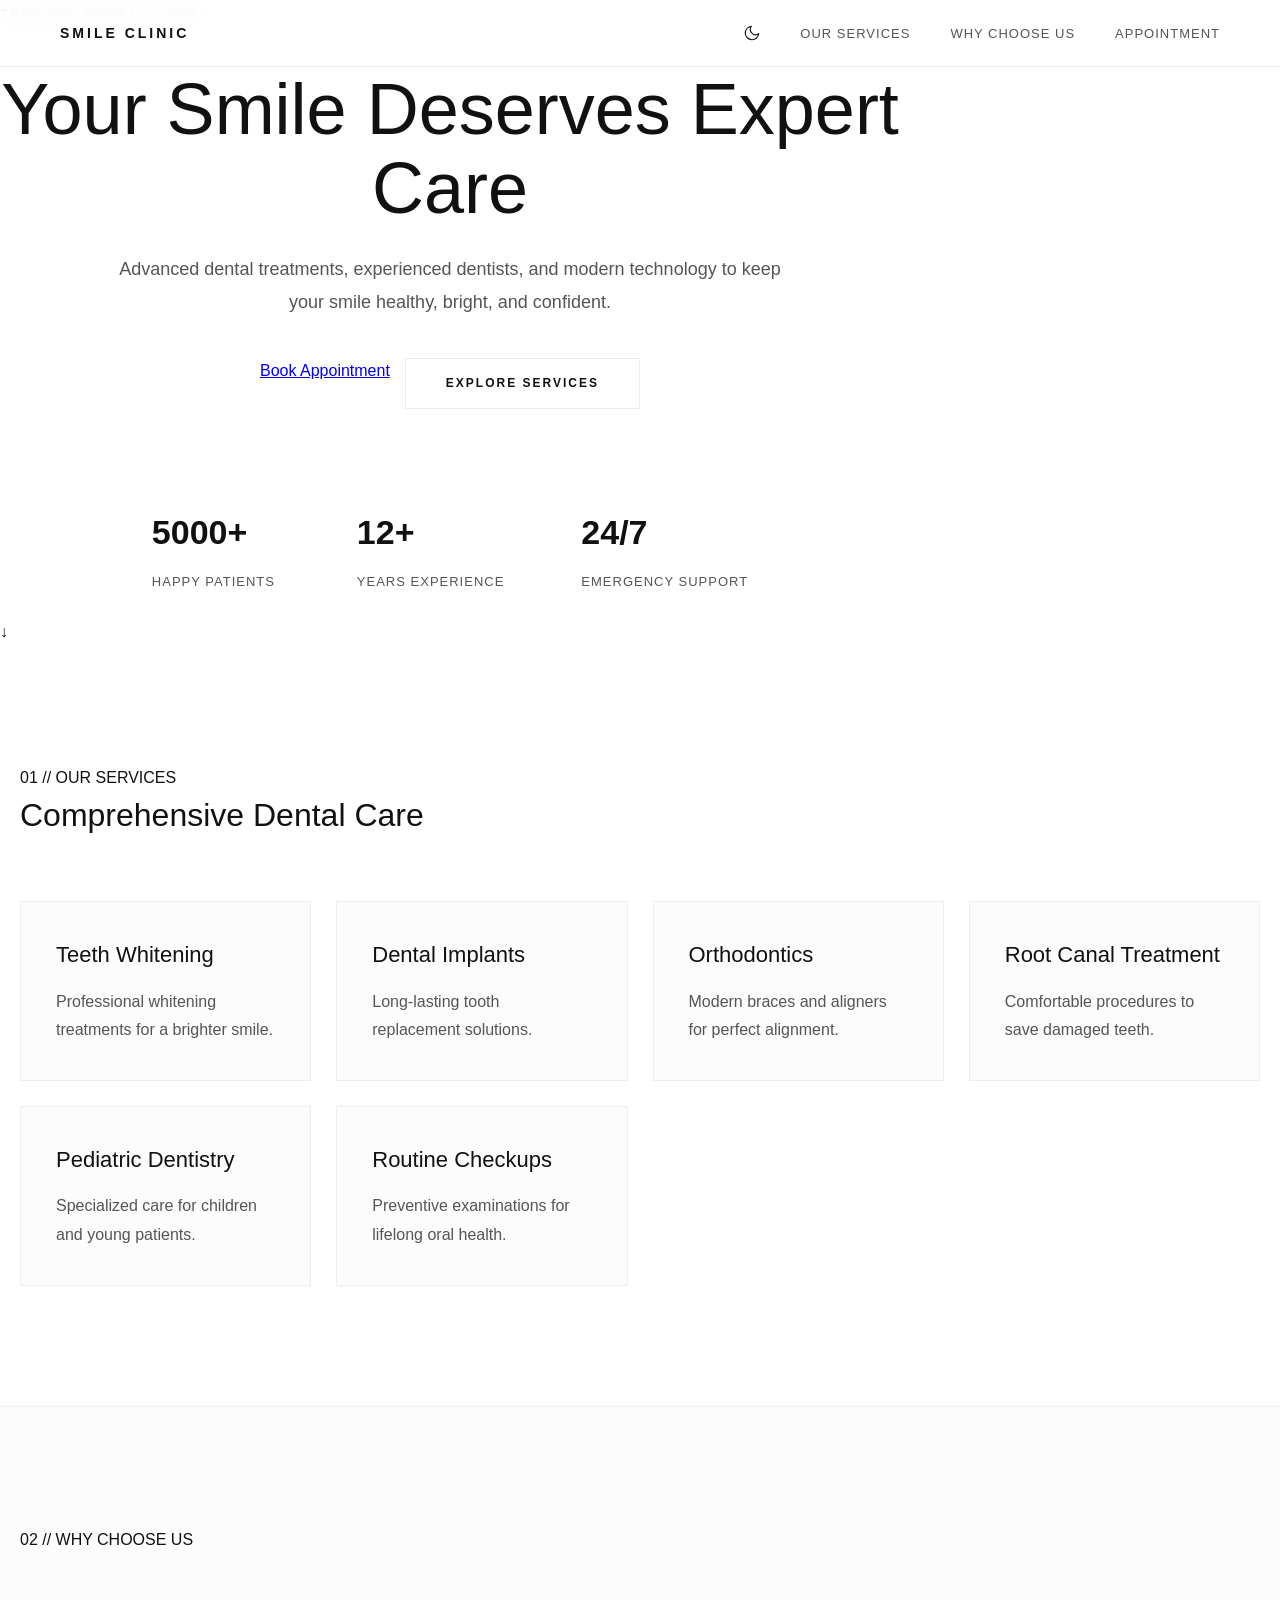
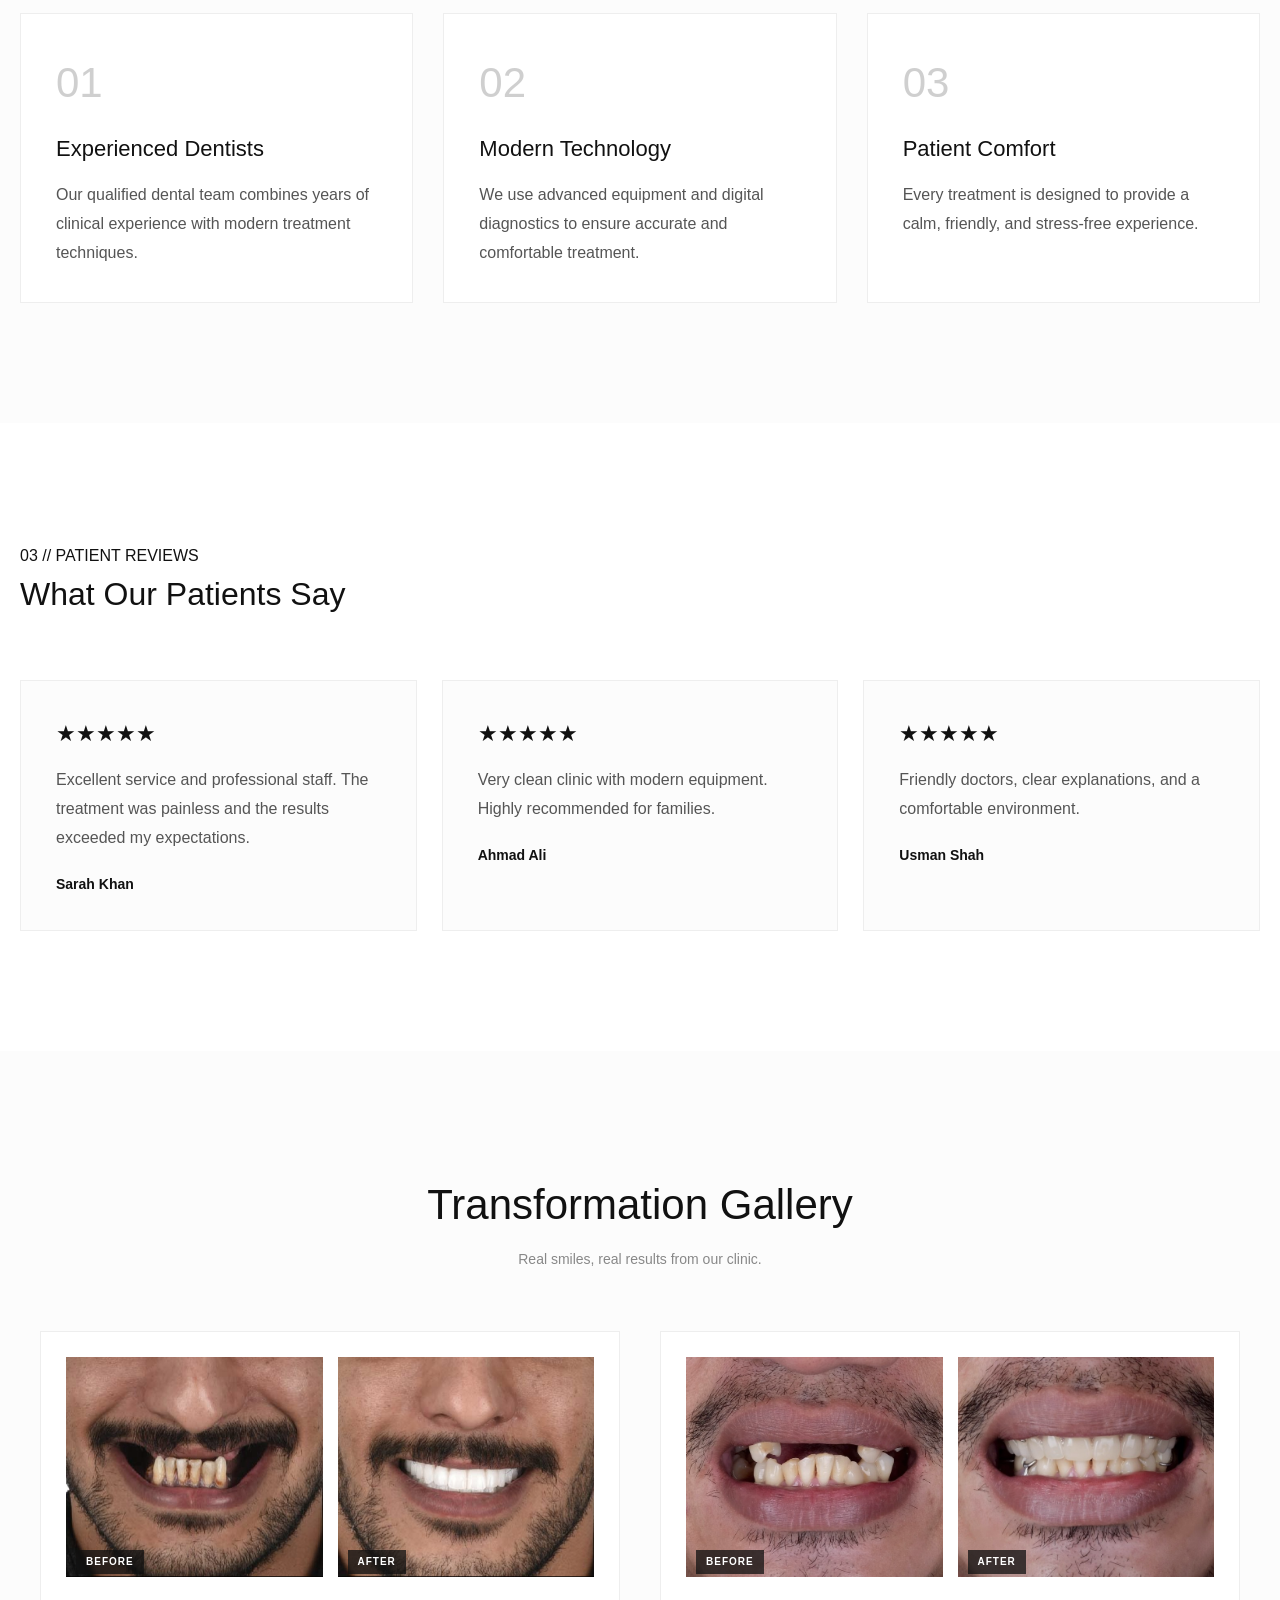
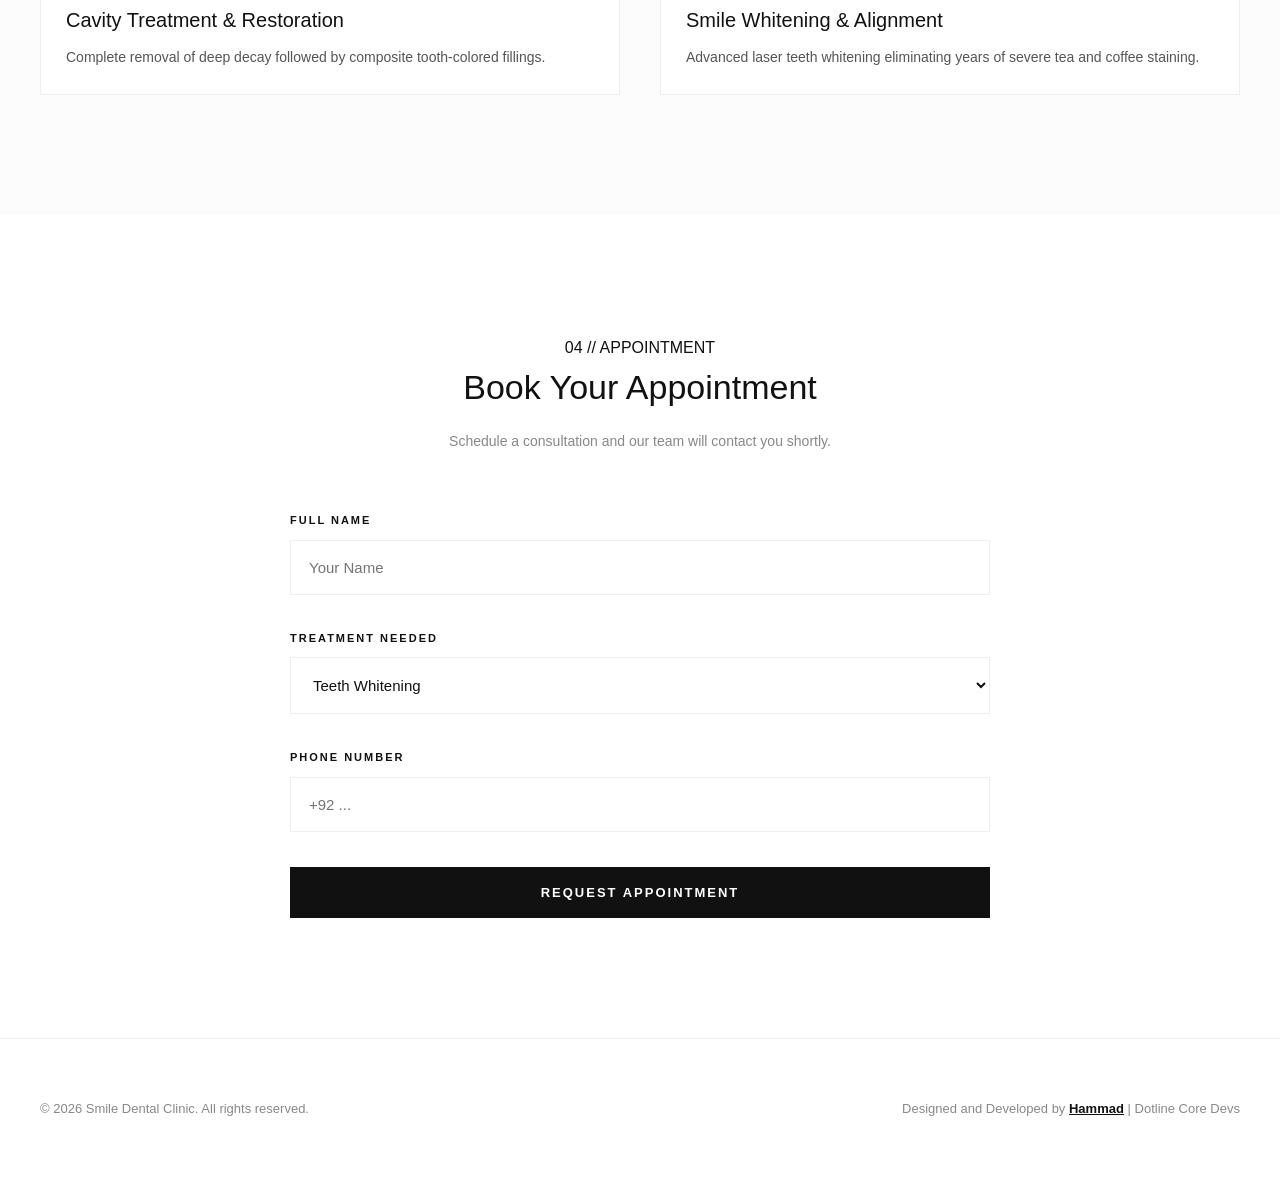
<file: index.html>
<!DOCTYPE html>
<html lang="en">
<head>
    <meta charset="UTF-8">
    <meta name="viewport" content="width=device-width, initial-scale=1.0">
    
    <title>Smile Dental Clinic // Expert Dental Care</title>
    <meta name="description" content="Advanced dental treatments, experienced dentists, and modern technology to keep your smile healthy, bright, and confident.">
    <meta name="keywords" content="Dental Clinic, Dentistry, Teeth Whitening, Dental Implants, Orthodontics, Braces">
    <meta name="author" content="Hammad // Base Core Devs">

    <meta property="og:type" content="website">
    <meta property="og:url" content="https://your-dental-clinic-domain.com/"> 
    <meta property="og:title" content="Smile Dental Clinic // Expert Dental Care">
    <meta property="og:description" content="Advanced dental treatments and experienced dentists by Hammad.">
    <meta property="og:image" content="https://images.unsplash.com/photo-1629909613654-28e377c37b09?auto=format&fit=crop&w=1200&h=630&q=80"> 

    <meta name="twitter:card" content="summary_large_image">
    <meta name="twitter:title" content="Smile Dental Clinic // Expert Dental Care">
    <meta name="twitter:description" content="Advanced dental treatments and experienced dentists.">
    <meta name="twitter:image" content="https://images.unsplash.com/photo-1629909613654-28e377c37b09?auto=format&fit=crop&w=1200&h=630&q=80">

    <link rel="stylesheet" href="style.css">
    <link rel="icon" type="image/x-icon" href="favicon.ico">
    <script type="application/ld+json">
    {
      "@context": "https://schema.org",
      "@type": "Dentist",
      "name": "Smile Dental Clinic",
      "url": "https://your-dental-clinic-domain.com/",
      "description": "Advanced dental treatments, experienced dentists, and modern technology.",
      "telephone": "+923000000000"
    }
    </script>
</head>
<body>

<nav class="studio-nav">
        <div class="nav-container">
            <div class="logo">
                <a href="#">SMILE CLINIC</a>
            </div>
            
            <div class="nav-right">
                <button id="theme-toggle" class="theme-btn" aria-label="Toggle Dark Mode">
                    <svg id="theme-icon" xmlns="http://www.w3.org/2000/svg" width="18" height="18" viewBox="0 0 24 24" fill="none" stroke="currentColor" stroke-width="1.5" stroke-linecap="round" stroke-linejoin="round">
                        <path id="theme-path" d="M21 12.79A9 9 0 1 1 11.21 3 7 7 0 0 0 21 12.79z"></path>
                    </svg>
                </button>

                <ul class="nav-links">
                    <li><a href="#services">Our Services</a></li>
                    <li><a href="#method">Why Choose Us</a></li>
                    <li><a href="#inquiries">Appointment</a></li>
                </ul>
            </div>
        </div>
    </nav>

    <main>
        <section class="hero-section">
            <div class="hero-content">
                <span class="hero-badge">TRUSTED DENTAL CARE</span>

                <br><br>

                <h1 style="text-align: center;">Your Smile Deserves Expert Care</h1>
                <p style="text-align: center;" class="hero-subtitle">
                    Advanced dental treatments, experienced dentists, and modern technology
                    to keep your smile healthy, bright, and confident.
                </p>

                <div class="hero-buttons">
                    <a href="#appointment" class="btn-primary">Book Appointment</a>
                    <a href="#services" class="btn-secondary">Explore Services</a>
                </div>

                <div class="hero-stats">
                    <div class="stat-card">
                        <h3>5000+</h3>
                        <span>Happy Patients</span>
                    </div>
                    <div class="stat-card">
                        <h3>12+</h3>
                        <span>Years Experience</span>
                    </div>
                    <div class="stat-card">
                        <h3>24/7</h3>
                        <span>Emergency Support</span>
                    </div>
                </div>
            </div>

            <div class="scroll-indicator">↓</div>
        </section>

        <section id="services" class="services-section">
            <div class="section-container">
                <span class="section-badge">01 // OUR SERVICES</span>
                <h2 class="services-title">Comprehensive Dental Care</h2>

                <div class="services-grid">
                    <div class="service-card">
                        <h3>Teeth Whitening</h3>
                        <p>Professional whitening treatments for a brighter smile.</p>
                    </div>
                    <div class="service-card">
                        <h3>Dental Implants</h3>
                        <p>Long-lasting tooth replacement solutions.</p>
                    </div>
                    <div class="service-card">
                        <h3>Orthodontics</h3>
                        <p>Modern braces and aligners for perfect alignment.</p>
                    </div>
                    <div class="service-card">
                        <h3>Root Canal Treatment</h3>
                        <p>Comfortable procedures to save damaged teeth.</p>
                    </div>
                    <div class="service-card">
                        <h3>Pediatric Dentistry</h3>
                        <p>Specialized care for children and young patients.</p>
                    </div>
                    <div class="service-card">
                        <h3>Routine Checkups</h3>
                        <p>Preventive examinations for lifelong oral health.</p>
                    </div>
                </div>
            </div>
        </section>

        <section id="method" class="process-section">
            <div class="section-container">
                <span class="section-badge">02 // WHY CHOOSE US</span>

                <div class="process-steps">
                    <div class="step-card">
                        <span class="step-number">01</span>
                        <h3>Experienced Dentists</h3>
                        <p>Our qualified dental team combines years of clinical experience with modern treatment techniques.</p>
                    </div>
                    <div class="step-card">
                        <span class="step-number">02</span>
                        <h3>Modern Technology</h3>
                        <p>We use advanced equipment and digital diagnostics to ensure accurate and comfortable treatment.</p>
                    </div>
                    <div class="step-card">
                        <span class="step-number">03</span>
                        <h3>Patient Comfort</h3>
                        <p>Every treatment is designed to provide a calm, friendly, and stress-free experience.</p>
                    </div>
                </div>
            </div>
        </section>

        <section class="testimonials-section">
            <div class="section-container">
                <span class="section-badge">03 // PATIENT REVIEWS</span>
                <h2 class="services-title">What Our Patients Say</h2>

                <div class="services-grid">
                    <div class="service-card">
                        <h3>★★★★★</h3>
                        <p>Excellent service and professional staff. The treatment was painless and the results exceeded my expectations.</p>
                        <strong>Sarah Khan</strong>
                    </div>
                    <div class="service-card">
                        <h3>★★★★★</h3>
                        <p>Very clean clinic with modern equipment. Highly recommended for families.</p>
                        <strong>Ahmad Ali</strong>
                    </div>
                    <div class="service-card">
                        <h3>★★★★★</h3>
                        <p>Friendly doctors, clear explanations, and a comfortable environment.</p>
                        <strong>Usman Shah</strong>
                    </div>
                </div>
            </div>
        </section>

        <section id="results" class="results-section">
            <div class="container">
                <h2 class="section-title">Transformation Gallery</h2>
                <p class="section-subtitle">Real smiles, real results from our clinic.</p>
                
                <div class="results-grid">
                    <div class="result-card">
                        <div class="result-images">
                            <div class="img-box">
                                <img src="teeth before1.jpg" alt="Teeth Decay Before">
                                <span class="img-label">Before</span>
                            </div>
                            <div class="img-box">
                                <img src="teeth after1.jpg" alt="Restored Clean Teeth After">
                                <span class="img-label">After</span>
                            </div>
                        </div>
                        <h3>Cavity Treatment & Restoration</h3>
                        <p>Complete removal of deep decay followed by composite tooth-colored fillings.</p>
                    </div>

                    <div class="result-card">
                        <div class="result-images">
                            <div class="img-box">
                                <img src="teeth before2.jpeg" alt="Stained Teeth Before">
                                <span class="img-label">Before</span>
                            </div>
                            <div class="img-box">
                                <img src="teeth after2.jpeg" alt="Bright Smile After">
                                <span class="img-label">After</span>
                            </div>
                        </div>
                        <h3>Smile Whitening & Alignment</h3>
                        <p>Advanced laser teeth whitening eliminating years of severe tea and coffee staining.</p>
                    </div>
                </div>
            </div>
        </section>


        <section id="inquiries" class="contact-section">
            <div class="section-container">
                <span class="section-badge">04 // APPOINTMENT</span>
                <h2 class="contact-title">Book Your Appointment</h2>
                <p class="contact-subtitle">Schedule a consultation and our team will contact you shortly.</p>

                <form action="#" method="POST" class="minimal-form">
                    <div class="form-group">
                        <label for="client-name">Full Name</label>
                        <input type="text" id="client-name" name="name" required placeholder="Your Name">
                    </div>

                    <div class="form-group">
                        <label for="service-type">Treatment Needed</label>
                        <select id="service-type" name="service">
                            <option>Teeth Whitening</option>
                            <option>Dental Implants</option>
                            <option>Orthodontics</option>
                            <option>Root Canal Treatment</option>
                            <option>Routine Checkup</option>
                        </select>
                    </div>

                    <div class="form-group">
                        <label for="client-contact">Phone Number</label>
                        <input type="text" id="client-contact" name="phone" required placeholder="+92 ...">
                    </div>

                    <div class="form-submit">
                        <button type="submit" class="btn-submit">Request Appointment</button>
                    </div>
                </form>
            </div>
        </section>
    </main>

<footer class="studio-footer">
        <div class="footer-container">
            <p>© 2026 Smile Dental Clinic. All rights reserved.</p>
            <p>Designed and Developed by <a href="#" class="footer-author">Hammad</a> | Dotline Core Devs</p>
        </div>
    </footer>

    <script>
        const themeToggleBtn = document.getElementById('theme-toggle');
        const themePath = document.getElementById('theme-path');

        // مسارات الأيقونات (الهلال والشمس) بدقة هندسية
        const moonPath = "M21 12.79A9 9 0 1 1 11.21 3 7 7 0 0 0 21 12.79z";
        const sunPath = "M12 1v2M12 21v2M4.22 4.22l1.42 1.42M18.36 18.36l1.42 1.42M1 12h2M21 12h2M4.22 19.78l1.42-1.42M18.36 5.64l1.42-1.42M12 7a5 5 0 1 0 0 10 5 5 0 0 0 0-10z";

        function updateIcon(isDark) {
            themePath.setAttribute('d', isDark ? sunPath : moonPath);
        }

        themeToggleBtn.addEventListener('click', () => {
            document.body.classList.toggle('dark-theme');
            const isDark = document.body.classList.contains('dark-theme');
            
            localStorage.setItem('theme', isDark ? 'dark' : 'light');
            updateIcon(isDark);
        });

        // استدعاء الثيم المفضل فوراً عند التحميل
        const savedTheme = localStorage.getItem('theme');
        if (savedTheme === 'dark') {
            document.body.classList.add('dark-theme');
            updateIcon(true);
        } else {
            updateIcon(false);
        }
    </script>
</body>
</html>
</file>
<file: style.css>
/* =========================================
   1. لوحة المتغيرات والتصفير العالمي (Reset)
========================================= */
:root {
    --primary-color: #111111;    
    --primary-hover: #333333;
    --text-muted: #555555;       
    --text-light: #888888;       
    --bg-white: #ffffff; 
    --bg-light: #fcfcfc;         
    --border-color: #eeeeee;     
    --nav-bg: rgba(255, 255, 255, 0.85);
    
    --font-studio: 'Segoe UI', Tahoma, Geneva, Verdana, sans-serif;
    --transition-base: 0.7s cubic-bezier(0.16, 1, 0.3, 1);
}

body.dark-theme {
    --primary-color: #f5f5f5;    
    --primary-hover: #e0e0e0;
    --text-muted: #aaaaaa;       
    --text-light: #777777;       
    --bg-white: #0d0d0d;         
    --bg-light: #161616;         
    --border-color: #222222;     
    --nav-bg: rgba(13, 13, 13, 0.85);
}

* {
    margin: 0;
    padding: 0;
    box-sizing: border-box;
}

html {
    scroll-behavior: smooth; 
}

body {
    font-family: var(--font-studio);
    background-color: var(--bg-white);
    color: var(--primary-color);
    line-height: 1.6;
    overflow-x: hidden;
    transition: background-color var(--transition-base), color var(--transition-base);
}

/* =========================================
   2. شريط الملاحة النحيف (Studio Nav)
========================================= */
.studio-nav {
    position: fixed;
    top: 0;
    left: 0;
    width: 100%;
    z-index: 1000;
    background-color: var(--nav-bg);
    backdrop-filter: blur(10px);
    -webkit-backdrop-filter: blur(10px);
    border-bottom: 1px solid var(--border-color);
    transition: background-color var(--transition-base), border-color var(--transition-base);
}

.nav-container {
    max-width: 1200px;
    margin: 0 auto;
    padding: 20px;
    display: flex;
    justify-content: space-between;
    align-items: center;
}

.logo a {
    font-weight: bold;
    letter-spacing: 3px;
    text-decoration: none;
    color: var(--primary-color);
    font-size: 14px;
    transition: color var(--transition-base);
}

.nav-right {
    display: flex;
    align-items: center;
    gap: 35px; 
}

.theme-btn {
    background: none;
    border: none;
    cursor: pointer;
    padding: 4px;
    display: flex;
    align-items: center;
    justify-content: center;
    color: var(--primary-color); 
    transition: transform var(--transition-base), color var(--transition-base);
}

.theme-btn:hover {
    transform: rotate(45deg) scale(1.08);
}

.nav-links {
    list-style: none;
    display: flex;
    gap: 40px;
}

.nav-links a {
    text-decoration: none;
    color: var(--text-muted);
    font-size: 13px;
    text-transform: uppercase;
    letter-spacing: 1px;
    transition: color var(--transition-base);
}

.nav-links a:hover {
    color: var(--primary-color);
}

/* =========================================
   3. Hero Section
========================================= */
.hero-section {
    /* ... باقي الخصائص المعتمدة لديك ... */
    background:
        linear-gradient(rgba(255,255,255,.90), rgba(255,255,255,.95)),
        url("https://images.unsplash.com/photo-1629909613654-28e377c37b09?auto=format&fit=crop&w=1600&q=80");
    background-size: cover;
    background-position: center;
}

.dark-theme .hero-section {
    /* ... باقي الخصائص المعتمدة لديك ... */
    background:
        linear-gradient(rgba(10,10,10,.85), rgba(10,10,10,.95)),
        url("https://images.unsplash.com/photo-1579684385127-1ef15d508118?auto=format&fit=crop&w=1600&q=80");
    background-size: cover;
    background-position: center;
}

.hero-content {
    max-width: 900px;
}

.hero-badge {
    display: inline-block;
    margin-bottom: 20px;
    font-size: 12px;
    letter-spacing: 3px;
    font-weight: bold;
    color: var(--text-light);
}

.hero-content h1 {
    font-size: 72px;
    font-weight: 300;
    line-height: 1.1;
    margin-bottom: 25px;
}

.hero-subtitle {
    max-width: 700px;
    margin: 0 auto 40px;
    color: var(--text-muted);
    font-size: 18px;
    line-height: 1.8;
}

.hero-buttons {
    display: flex;
    justify-content: center;
    gap: 15px;
    flex-wrap: wrap;
    margin-bottom: 70px;
}

.btn-secondary {
    display: inline-block;
    padding: 15px 40px;
    border: 1px solid var(--border-color);
    text-decoration: none;
    color: var(--primary-color);
    font-size: 12px;
    text-transform: uppercase;
    letter-spacing: 2px;
    font-weight: bold;
    transition: all var(--transition-base);
}

.btn-secondary:hover {
    border-color: var(--primary-color);
}

.hero-stats {
    display: flex;
    justify-content: center;
    gap: 25px;
    flex-wrap: wrap;
}

.stat-card {
    min-width: 180px;
    padding: 25px;
    background: rgba(255,255,255,.75);
    backdrop-filter: blur(10px);
    border: 1px solid rgba(255,255,255,.40);
}

.dark-theme .stat-card {
    background: rgba(25,25,25,.75);
    border: 1px solid rgba(255,255,255,.08);
}

.stat-card h3 {
    font-size: 34px;
    margin-bottom: 8px;
}

.stat-card span {
    color: var(--text-muted);
    font-size: 13px;
    text-transform: uppercase;
    letter-spacing: 1px;
}

/* =========================================
   4. Services Section
========================================= */
.services-section {
    padding: 120px 20px;
    background: var(--bg-white);
    transition: background-color var(--transition-base);
}

.services-title {
    font-size: 42px;
    font-weight: 300;
    margin-bottom: 60px;
    color: var(--primary-color);
}

.services-grid {
    display: grid;
    grid-template-columns: repeat(auto-fit, minmax(280px, 1fr));
    gap: 25px;
}

.service-card {
    background: var(--bg-light);
    border: 1px solid var(--border-color);
    padding: 35px;
    transition:
        transform var(--transition-base),
        background-color var(--transition-base),
        border-color var(--transition-base);
}

.service-card:hover {
    transform: translateY(-6px);
}

.service-card h3 {
    font-size: 22px;
    margin-bottom: 15px;
    font-weight: 400;
}

.service-card p {
    color: var(--text-muted);
    line-height: 1.8;
}

/* =========================================
   5. قسم نتائج المرضى (Before & After CSS)
========================================= */
.results-section {
    padding: 120px 20px;
    background: var(--bg-light);
    text-align: center;
    transition: background-color var(--transition-base);
}

.section-title {
    font-size: 42px;
    font-weight: 300;
    margin-bottom: 10px;
    color: var(--primary-color);
}

.section-subtitle {
    font-size: 14px;
    color: var(--text-light);
    margin-bottom: 60px;
}

.results-grid {
    display: grid;
    grid-template-columns: repeat(auto-fit, minmax(450px, 1fr));
    gap: 40px;
    max-width: 1200px;
    margin: 0 auto;
}

@media screen and (max-width: 600px) {
    .results-grid {
        grid-template-columns: 1fr;
    }
}

.result-card {
    background: var(--bg-white);
    border: 1px solid var(--border-color);
    padding: 25px;
    transition: transform var(--transition-base), background-color var(--transition-base);
}

.result-card:hover {
    transform: translateY(-5px);
}

.result-images {
    display: flex;
    gap: 15px;
    margin-bottom: 20px;
}

.img-box {
    position: relative;
    flex: 1;
    overflow: hidden;
}

.img-box img {
    width: 100%;
    height: 25px;
    height: 220px;
    object-fit: cover;
    filter: grayscale(20%);
    transition: filter var(--transition-base);
}

.result-card:hover .img-box img {
    filter: grayscale(0%);
}

.img-label {
    position: absolute;
    bottom: 10px;
    left: 10px;
    background: rgba(17, 17, 17, 0.75);
    color: #fff;
    font-size: 10px;
    text-transform: uppercase;
    letter-spacing: 1px;
    padding: 4px 10px;
    font-weight: bold;
}

.result-card h3 {
    font-size: 20px;
    font-weight: 400;
    margin-bottom: 10px;
    text-align: left;
}

.result-card p {
    color: var(--text-muted);
    font-size: 14px;
    line-height: 1.6;
    text-align: left;
}

/* =========================================
   6. قسم خطوات الرحلة الممنهجة (The Process)
========================================= */
.process-section {
    padding: 120px 20px;
    background-color: var(--bg-light);
    border-top: 1px solid var(--border-color);
    transition: background-color var(--transition-base), border-color var(--transition-base);
}

.process-steps {
    display: grid;
    grid-template-columns: repeat(auto-fit, minmax(280px, 1fr));
    gap: 30px;
    margin-top: 60px;
}

.step-card {
    background: var(--bg-white);
    padding: 35px;
    border: 1px solid var(--border-color);
    transition:
        transform var(--transition-base),
        background-color var(--transition-base);
}

.step-card:hover {
    transform: translateY(-6px);
}

.step-number {
    display: block;
    font-size: 42px;
    font-weight: 300;
    color: var(--text-light);
    opacity: .4;
    margin-bottom: 15px;
}

.step-card h3 {
    margin-bottom: 15px;
    font-size: 22px;
    font-weight: 400;
}

.step-card p {
    color: var(--text-muted);
    line-height: 1.8;
}

/* =========================================
   Testimonials Section
========================================= */
.testimonials-section {
    padding: 120px 20px;
    background: var(--bg-white);
    transition: background-color var(--transition-base);
}

.testimonials-section .service-card {
    text-align: left;
}

.testimonials-section strong {
    display: block;
    margin-top: 20px;
    font-size: 14px;
}

/* =========================================
   7. استمارة الحجز النحيفة (The Minimal Form)
========================================= */
.contact-section {
    padding: 120px 20px;
    background-color: var(--bg-white);
    text-align: center;
    transition: background-color var(--transition-base);
}

.contact-title {
    font-size: 48px;
    font-weight: 300;
    margin-bottom: 15px;
    color: var(--primary-color);
}

.contact-subtitle {
    font-size: 14px;
    color: var(--text-light);
    margin-bottom: 60px;
    transition: color var(--transition-base);
}

.minimal-form {
    max-width: 700px;
    margin: 0 auto;
    text-align: left;
}

.form-group {
    margin-bottom: 35px;
}

.form-group label {
    display: block;
    font-size: 11px;
    text-transform: uppercase;
    letter-spacing: 2px;
    color: var(--primary-color);
    font-weight: bold;
    margin-bottom: 10px;
    transition: color var(--transition-base);
}

.form-group input[type="text"],
.form-group select {
    width: 100%;
    padding: 18px;
    border: 1px solid var(--border-color);
    background: transparent;
    color: var(--primary-color);
    font-size: 15px;
    outline: none;
    transition: all var(--transition-base);
}

.form-group input[type="text"]:focus,
.form-group select:focus {
    border-color: var(--primary-color);
}

.form-group select option {
    background-color: var(--bg-white);
    color: var(--primary-color);
}

.btn-submit {
    width: 100%;
    padding: 18px;
    background: var(--primary-color);
    color: var(--bg-white);
    border: none;
    font-size: 13px;
    font-weight: bold;
    letter-spacing: 2px;
    text-transform: uppercase;
    cursor: pointer;
    transition: all var(--transition-base);
}

.btn-submit:hover {
    opacity: .9;
    transform: translateY(-2px);
}

.btn-submit:hover {
    background-color: var(--primary-hover);
}

/* =========================================
   8. التذييل الختامي (The Studio Footer)
========================================= */
.studio-footer {
    padding: 60px 20px;
    background-color: var(--bg-white);
    border-top: 1px solid var(--border-color);
    transition: background-color var(--transition-base), border-color var(--transition-base);
}

.footer-container {
    max-width: 1200px;
    margin: 0 auto;
    display: flex;
    justify-content: space-between;
    align-items: center;
    gap: 20px;
    color: var(--text-light);
    font-size: 13px;
}

.footer-author {
    color: var(--primary-color);
    font-weight: bold; 
    text-decoration: underline;
    transition: opacity var(--transition-base);
}

.footer-author:hover {
    opacity: 0.6;
}

/* =========================================
   9. التجاوب الكامل مع الشاشات (Responsive)
========================================= */
@media screen and (max-width: 900px) {
    .hero-content h1 { font-size: 42px; }
    .process-steps { flex-direction: column; gap: 40px; }
    .wide-item { grid-column: span 1; }
    .tall-item { grid-row: span 1; }
    .masonry-grid { grid-auto-rows: 300px; }
    .footer-container { flex-direction: column; gap: 15px; text-align: center; }
}

.services-title {
    font-size: 32px;
}

.contact-title {
    font-size: 34px;
}

@media screen and (max-width: 600px) {
    .nav-links { display: none; }
}
</file>
